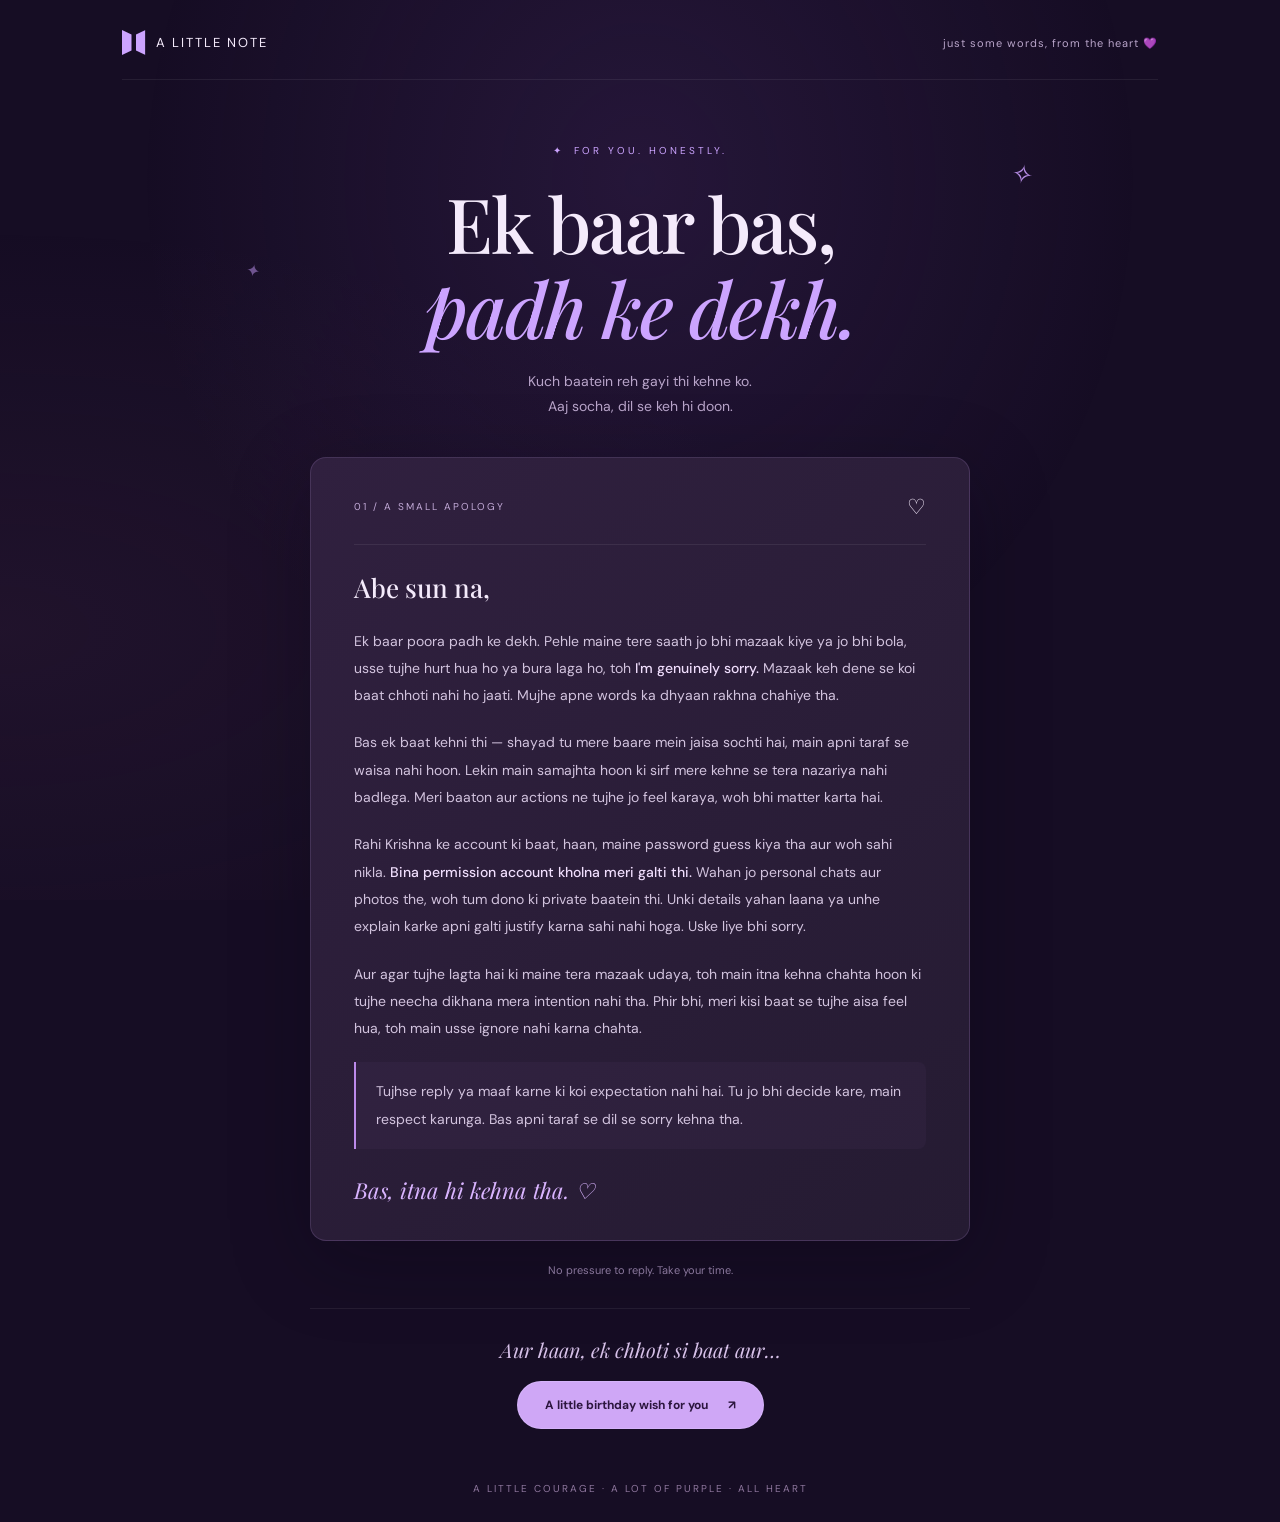
<file: index.html>
<!DOCTYPE html>
<html lang="en">
<head>
  <meta charset="UTF-8">
  <meta name="viewport" content="width=device-width, initial-scale=1.0">
  <meta name="theme-color" content="#160d24">
  <title>Ek baar padh ke dekh 💜</title>
  <style>
    @import url('https://fonts.googleapis.com/css2?family=DM+Sans:wght@400;500;600;700&family=Playfair+Display:ital,wght@0,500;0,600;1,500&display=swap');
    :root { color-scheme: dark; --ink:#f4eafb; --muted:#b9a5ca; --purple:#cca4ff; }
    * { box-sizing:border-box; }
    body { margin:0; background:#160d24; color:var(--ink); font-family:'DM Sans',sans-serif; min-height:100vh; }
    body::before { content:''; position:fixed; inset:0; pointer-events:none; background:radial-gradient(ellipse at 50% 20%,#69409530,transparent 55%),radial-gradient(ellipse at 0% 70%,#6b3e6420,transparent 45%); }
    button { font:inherit; }
    .wrap { position:relative; max-width:1100px; margin:auto; padding:30px 32px 0; }
    header { display:flex; justify-content:space-between; align-items:center; gap:20px; padding-bottom:24px; border-bottom:1px solid #ffffff12; }
    .brand { display:flex; align-items:center; gap:11px; font-size:13px; letter-spacing:2px; }
    .mark { display:flex; gap:4px; height:25px; width:23px; }
    .mark i { width:10px; background:var(--purple); clip-path:polygon(0 0,100% 18%,100% 82%,0 100%); }
    .mark i:last-child { transform:scaleX(-1); }
    .header-note { color:var(--muted); font-size:11px; letter-spacing:1px; }
    main { text-align:center; }
    .hero { padding:64px 0 37px; position:relative; }
    .eyebrow { color:var(--purple); font-size:10px; letter-spacing:3px; text-transform:uppercase; }
    .eyebrow::before { content:'✦'; margin-right:10px; }
    h1 { font:500 clamp(45px,7vw,76px)/1.12 'Playfair Display',Georgia,serif; letter-spacing:-2px; margin:23px 0 19px; }
    h1 em { color:var(--purple); font-weight:500; }
    .intro { max-width:360px; margin:auto; color:var(--muted); font-size:14px; line-height:1.8; }
    .orbit { position:absolute; right:12%; top:77px; color:#b78de6; font-size:26px; transform:rotate(12deg); }
    .orbit.small { left:12%; right:auto; top:180px; font-size:17px; opacity:.55; }
    .letter { max-width:660px; margin:0 auto; text-align:left; background:linear-gradient(140deg,#30203f,#251b32); border:1px solid #c6a0ef2b; border-radius:16px; padding:35px 43px; box-shadow:0 20px 80px #08030f40; position:relative; }
    .letter-top { display:flex; align-items:center; justify-content:space-between; padding-bottom:23px; margin-bottom:25px; border-bottom:1px solid #ffffff12; }
    .letter-label { color:#c3aad8; font-size:10px; text-transform:uppercase; letter-spacing:2px; }
    .heart { font-size:21px; }
    h2 { font:500 26px 'Playfair Display',Georgia,serif; margin:0 0 23px; }
    .letter p { font-size:14px; line-height:1.95; color:#d2c3de; margin:0 0 20px; }
    .letter strong { font-weight:500; color:#f0defd; }
    .highlight { padding:16px 20px; background:#c399ec09; border-left:2px solid #bc8aeb; border-radius:0 8px 8px 0; }
    .signoff { padding-top:6px; font:italic 22px 'Playfair Display',Georgia,serif; color:#d9b4ff; }
    .footnote { color:#9984ac; text-align:center; font-size:11px; margin:22px 0 31px; }
    .birthday { max-width:660px; margin:0 auto; padding:27px 22px 33px; border-top:1px solid #ffffff12; }
    .birthday-kicker { font:italic 20px 'Playfair Display',Georgia,serif; color:#d6c0e8; margin:0 0 18px; }
    .wish-button { border:1px solid #dec2ff70; border-radius:100px; background:#cfa7f6; color:#2c163e; cursor:pointer; padding:15px 27px; font-size:12px; font-weight:700; transition:transform .2s,background .2s; }
    .wish-button:hover { background:#dfc2fc; transform:translateY(-2px); }
    button:focus-visible { outline:3px solid white; outline-offset:5px; }
    .wish-button span { margin-left:17px; }
    .wish { margin-top:24px; padding:27px 20px; border:1px solid #c6a0ef2b; border-radius:15px; background:#342044; }
    .wish h2 { color:#e0bbff; margin-bottom:13px; font-size:30px; }
    .wish p { color:#d2c3de; line-height:1.9; font-size:14px; max-width:450px; margin:0 auto; }
    .wish[hidden] { display:none; }
    footer { text-align:center; padding:20px 0 27px; font-size:10px; letter-spacing:2px; color:#8f779e; }
    .spark { position:fixed; pointer-events:none; z-index:5; color:#d4adff; animation:floatAway 2.3s ease-out forwards; }
    @keyframes floatAway { from { opacity:1; transform:translateY(0) rotate(0); } to { opacity:0; transform:translateY(-220px) rotate(65deg); } }
    @media(max-width:600px) { .wrap { padding:22px 19px 0; } .header-note { font-size:9px; letter-spacing:0; } .brand { font-size:11px; } .hero { padding:48px 0 30px; } h1 { letter-spacing:-1.5px; } .orbit { right:1%; top:58px; font-size:19px; } .orbit.small { left:0; top:158px; } .letter { padding:26px 24px; } .letter p { font-size:13px; } .intro { font-size:13px; max-width:290px; } }
    @media(prefers-reduced-motion:reduce) { *,*::before,*::after { animation:none!important; transition:none!important; scroll-behavior:auto!important; } }
  </style>
</head>
<body>
  <div class="wrap">
    <header>
      <div class="brand"><span class="mark" aria-hidden="true"><i></i><i></i></span> A LITTLE NOTE</div>
      <span class="header-note">just some words, from the heart 💜</span>
    </header>
    <main>
      <section class="hero" aria-labelledby="title">
        <div class="eyebrow">For you. Honestly.</div>
        <span class="orbit" aria-hidden="true">✧</span><span class="orbit small" aria-hidden="true">✦</span>
        <h1>Ek baar bas,<br><em>padh ke dekh.</em></h1>
        <p class="intro">Kuch baatein reh gayi thi kehne ko.<br>Aaj socha, dil se keh hi doon.</p>
      </section>
      <article class="letter" aria-labelledby="letter-heading">
        <div class="letter-top"><span class="letter-label">01 / A small apology</span><span class="heart" aria-hidden="true">♡</span></div>
        <h2 id="letter-heading">Abe sun na,</h2>
        <p>Ek baar poora padh ke dekh. Pehle maine tere saath jo bhi mazaak kiye ya jo bhi bola, usse tujhe hurt hua ho ya bura laga ho, toh <strong>I'm genuinely sorry.</strong> Mazaak keh dene se koi baat chhoti nahi ho jaati. Mujhe apne words ka dhyaan rakhna chahiye tha.</p>
        <p>Bas ek baat kehni thi — shayad tu mere baare mein jaisa sochti hai, main apni taraf se waisa nahi hoon. Lekin main samajhta hoon ki sirf mere kehne se tera nazariya nahi badlega. Meri baaton aur actions ne tujhe jo feel karaya, woh bhi matter karta hai.</p>
        <p>Rahi Krishna ke account ki baat, haan, maine password guess kiya tha aur woh sahi nikla. <strong>Bina permission account kholna meri galti thi.</strong> Wahan jo personal chats aur photos the, woh tum dono ki private baatein thi. Unki details yahan laana ya unhe explain karke apni galti justify karna sahi nahi hoga. Uske liye bhi sorry.</p>
        <p>Aur agar tujhe lagta hai ki maine tera mazaak udaya, toh main itna kehna chahta hoon ki tujhe neecha dikhana mera intention nahi tha. Phir bhi, meri kisi baat se tujhe aisa feel hua, toh main usse ignore nahi karna chahta.</p>
        <p class="highlight">Tujhse reply ya maaf karne ki koi expectation nahi hai. Tu jo bhi decide kare, main respect karunga. Bas apni taraf se dil se sorry kehna tha.</p>
        <div class="signoff">Bas, itna hi kehna tha. ♡</div>
      </article>
      <p class="footnote">No pressure to reply. Take your time.</p>
      <section class="birthday" aria-label="A birthday wish">
        <p class="birthday-kicker">Aur haan, ek chhoti si baat aur…</p>
        <button class="wish-button" id="wish-button" aria-expanded="false" aria-controls="birthday-wish">A little birthday wish for you <span aria-hidden="true">↗</span></button>
        <div class="wish" id="birthday-wish" hidden>
          <h2>Happy Birthday! 💜</h2>
          <p>Ek dost ki taraf se, dil se — happy birthday. Tera aane wala saal bahut saari khushiyan, sukoon aur achhi memories lekar aaye. Tu khush rahe, apne dreams poore kare, aur tere aas-paas woh log hon jo tujhe genuinely value karte hain.<br><br>Aaj ka din sirf tera hai. Enjoy it. ✨</p>
        </div>
      </section>
    </main>
    <footer>A LITTLE COURAGE · A LOT OF PURPLE · ALL HEART</footer>
  </div>
  <script>
    const button = document.getElementById('wish-button');
    const wish = document.getElementById('birthday-wish');
    button.addEventListener('click', () => {
      const opening = wish.hidden;
      wish.hidden = !opening;
      button.setAttribute('aria-expanded', String(opening));
      button.innerHTML = opening ? 'Birthday wishes, with love 💜 <span aria-hidden="true">−</span>' : 'A little birthday wish for you <span aria-hidden="true">↗</span>';
      if (!opening) return;
      const reducedMotion = window.matchMedia('(prefers-reduced-motion: reduce)').matches;
      wish.scrollIntoView({ behavior: reducedMotion ? 'instant' : 'smooth', block: 'nearest' });
      if (reducedMotion) return;
      for (let i = 0; i < 16; i++) {
        const spark = document.createElement('span');
        spark.className = 'spark';
        spark.setAttribute('aria-hidden', 'true');
        spark.textContent = i % 3 ? '✦' : '♡';
        spark.style.left = `${15 + Math.random() * 70}%`;
        spark.style.top = `${60 + Math.random() * 30}%`;
        spark.style.fontSize = `${10 + Math.random() * 18}px`;
        document.body.appendChild(spark);
        setTimeout(() => spark.remove(), 2400);
      }
    });
  </script>
</body>
</html>
</file>
